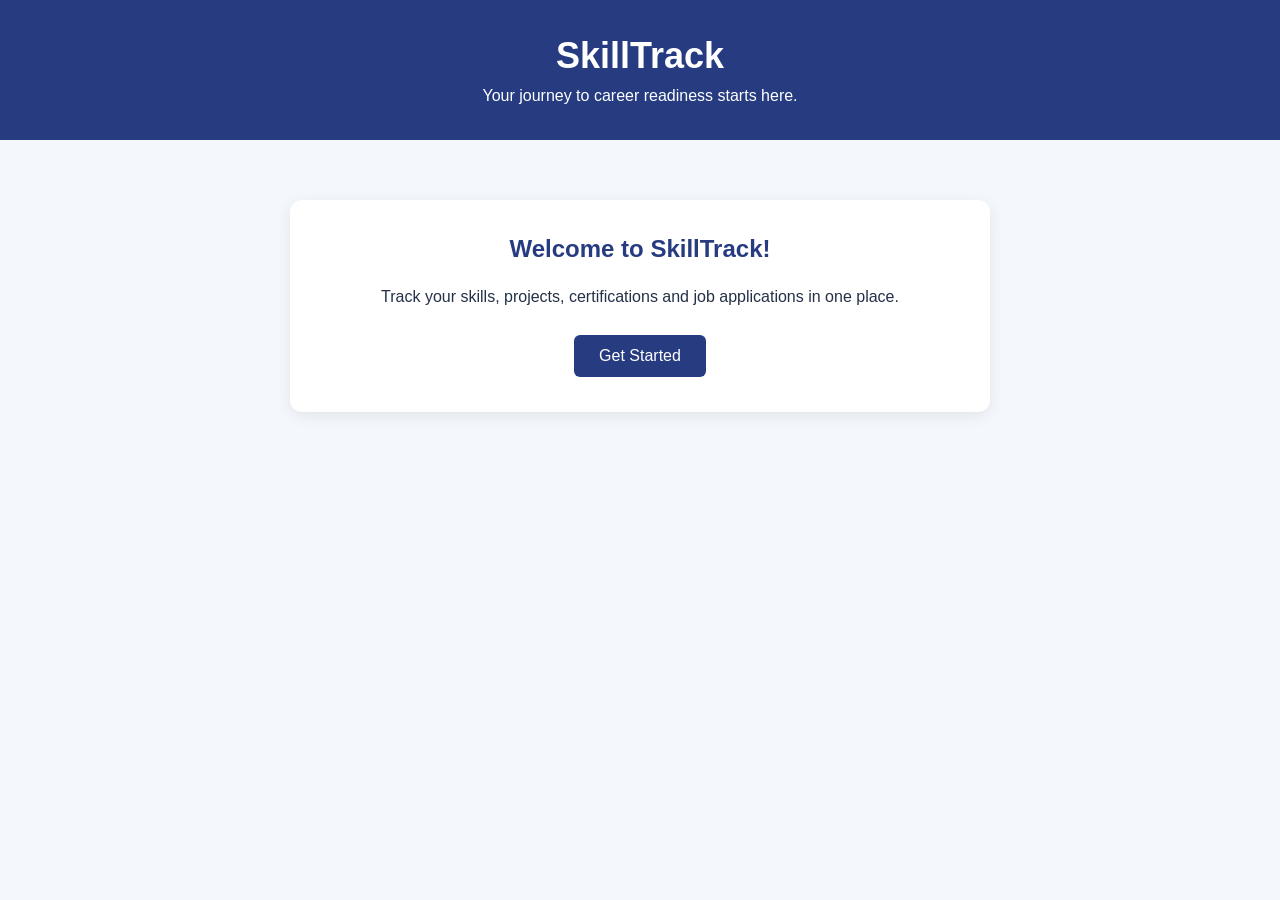
<file: index.html>
<!DOCTYPE html>
<html lang="en">
<head>
    <meta charset="UTF-8">
    <meta name="viewport" content="width=device-width, initial-scale=1.0">
    <title>SkillTrack</title>
    <link rel="stylesheet" href="style.css">
</head>
<body>

    <header>
        <h1>SkillTrack</h1>
        <p>Your journey to career readiness starts here.</p>
    </header>

    <main>
        <h2>Welcome to SkillTrack!</h2>
        <p>Track your skills, projects, certifications and job applications in one place.</p>

        <button onclick="showMessage()">Get Started</button>
    </main>

    <script src="script.js"></script>
</body>
</html>
</file>
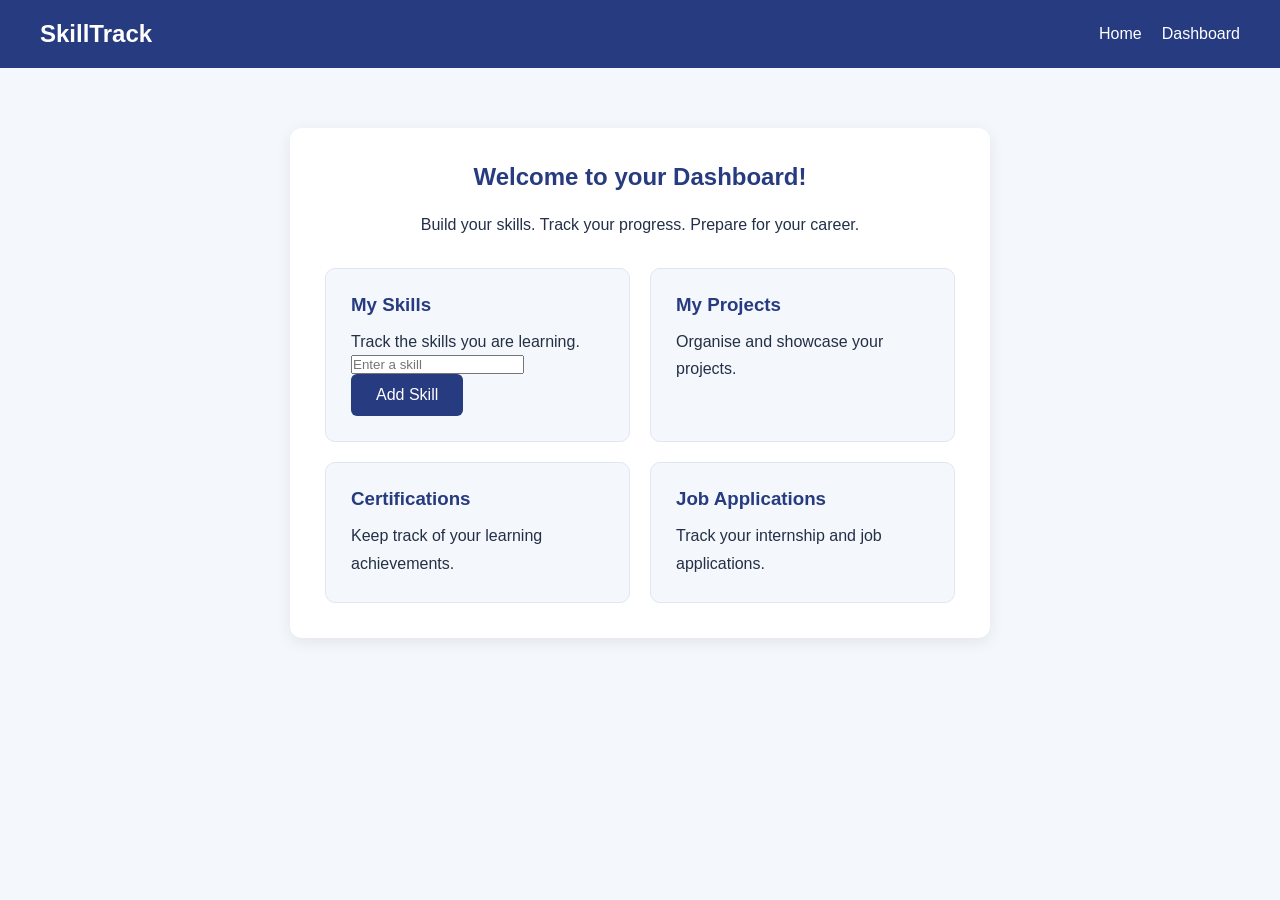
<file: dashboard.html>
<!DOCTYPE html>
<html lang="en">
<head>
    <meta charset="UTF-8">
    <meta name="viewport" content="width=device-width, initial-scale=1.0">
    <title>SkillTrack Dashboard</title>
    <link rel="stylesheet" href="style.css">
</head>
<body>

    <nav>
        <h1>SkillTrack</h1>

        <ul>
            <li><a href="index.html">Home</a></li>
            <li><a href="dashboard.html">Dashboard</a></li>
        </ul>
    </nav>

    <main>
        <h2>Welcome to your Dashboard!</h2>

        <p>Build your skills. Track your progress. Prepare for your career.</p>

        <section class="dashboard">

        
            <div class="card">
                <h3>My Skills</h3>
                <p>Track the skills you are learning.</p>

                <input type="text" id="skillInput" placeholder="Enter a skill">
                <button onclick="addSkill()">Add Skill</button>

                <ul id="skillList"></ul>
            </div>


            <div class="card">
                <h3>My Projects</h3>
                <p>Organise and showcase your projects.</p>
            </div>

            <div class="card">
                <h3>Certifications</h3>
                <p>Keep track of your learning achievements.</p>
            </div>

            <div class="card">
                <h3>Job Applications</h3>
                <p>Track your internship and job applications.</p>
            </div>

        </section>
    </main>
    <script src="script.js"></script>
</body>
</html>
</file>
<file: style.css>
* {
    margin: 0;
    padding: 0;
    box-sizing: border-box;
}

body {
    font-family: Arial, sans-serif;
    background-color: #f4f7fb;
    color: #243047;
}

header {
    background-color: #263b80;
    color: white;
    text-align: center;
    padding: 35px 20px;
}

header h1 {
    font-size: 36px;
    margin-bottom: 10px;
}

header p {
    font-size: 16px;
}

main {
    max-width: 700px;
    margin: 60px auto;
    padding: 35px;
    background-color: white;
    text-align: center;
    border-radius: 12px;
    box-shadow: 0 4px 15px rgba(0, 0, 0, 0.08);
}

main h2 {
    margin-bottom: 20px;
    color: #263b80;
}

main p {
    line-height: 1.7;
    margin-bottom: 25px;
}

button {
    background-color: #263b80;
    color: white;
    padding: 12px 25px;
    border: none;
    border-radius: 6px;
    font-size: 16px;
    cursor: pointer;
}

button:hover {
    background-color: #4059b5;
}
/* Dashboard navigation */
nav {
    background-color: #263b80;
    color: white;
    padding: 20px 40px;
    display: flex;
    justify-content: space-between;
    align-items: center;
}

nav ul {
    list-style: none;
    display: flex;
    gap: 20px;
}

nav a {
    color: white;
    text-decoration: none;
}

nav a:hover {
    text-decoration: underline;
}

/* Dashboard cards */
.dashboard {
    display: grid;
    grid-template-columns: repeat(2, minmax(0, 1fr));
    gap: 20px;
    margin-top: 30px;
}

.card {
    background-color: #f4f7fb;
    padding: 25px;
    border-radius: 10px;
    text-align: left;
    border: 1px solid #e0e6f0;
}

.card h3 {
    color: #263b80;
    margin-bottom: 12px;
}

.card p {
    margin-bottom: 0;
}

/* Mobile-friendly layout */
@media (max-width: 600px) {
    nav {
        padding: 20px;
        flex-direction: column;
        gap: 15px;
    }

    nav ul {
        gap: 15px;
        flex-wrap: wrap;
        justify-content: center;
    }

    main {
        margin: 25px 15px;
        padding: 20px;
    }

    .dashboard {
        grid-template-columns: 1fr;
    }
    /* Dashboard navigation */
nav {
    background-color: #263b80;
    color: white;
    padding: 20px 40px;
    display: flex;
    justify-content: space-between;
    align-items: center;
}

nav ul {
    list-style: none;
    display: flex;
    gap: 20px;
}

nav a {
    color: white;
    text-decoration: none;
}

nav a:hover {
    text-decoration: underline;
}

/* Dashboard cards */
.dashboard {
    display: grid;
    grid-template-columns: repeat(2, minmax(0, 1fr));
    gap: 20px;
    margin-top: 30px;
}

.card {
    background-color: #f4f7fb;
    padding: 25px;
    border-radius: 10px;
    text-align: left;
    border: 1px solid #e0e6f0;
}

.card h3 {
    color: #263b80;
    margin-bottom: 12px;
}

.card p {
    margin-bottom: 0;
}

/* Mobile-friendly layout */
@media (max-width: 600px) {
    nav {
        padding: 20px;
        flex-direction: column;
        gap: 15px;
    }

    nav ul {
        gap: 15px;
        flex-wrap: wrap;
        justify-content: center;
    }

    main {
        margin: 25px 15px;
        padding: 20px;
    }

    .dashboard {
        grid-template-columns: 1fr;
    }
/* Dashboard navigation */
nav {
    background-color: #263b80;
    color: white;
    padding: 20px 40px;
    display: flex;
    justify-content: space-between;
    align-items: center;
}

nav ul {
    list-style: none;
    display: flex;
    gap: 20px;
}

nav a {
    color: white;
    text-decoration: none;
}

nav a:hover {
    text-decoration: underline;
}

/* Dashboard cards */
.dashboard {
    display: grid;
    grid-template-columns: repeat(2, minmax(0, 1fr));
    gap: 20px;
    margin-top: 30px;
}

.card {
    background-color: #f4f7fb;
    padding: 25px;
    border-radius: 10px;
    text-align: left;
    border: 1px solid #e0e6f0;
}

.card h3 {
    color: #263b80;
    margin-bottom: 12px;
}

.card p {
    margin-bottom: 0;
}

/* Mobile-friendly layout */
@media (max-width: 600px) {
    nav {
        padding: 20px;
        flex-direction: column;
        gap: 15px;
    }

    nav ul {
        gap: 15px;
        flex-wrap: wrap;
        justify-content: center;
    }

    main {
        margin: 25px 15px;
        padding: 20px;
    }

    .dashboard {
        grid-template-columns: 1fr;
    }
/* My Skills input and buttons */
#skillInput {
    width: 65%;
    padding: 12px;
    font-size: 16px;
    border: 1px solid #cbd5e1;
    border-radius: 6px;
    box-sizing: border-box;
    margin: 10px 0;
}

#skillList {
    padding-left: 20px;
    margin-top: 20px;
}

#skillList li {
    margin-bottom: 12px;
    padding: 10px;
    background-color: #ffffff;
    border: 1px solid #e0e6f0;
    border-radius: 8px;
    overflow-wrap: anywhere;
}

#skillList button,
#skillInput + button {
    padding: 10px 14px;
    font-size: 14px;
    border: none;
    border-radius: 6px;
    cursor: pointer;
}

#skillInput + button {
    background-color: #263b80;
    color: white;
}

#skillList button {
    background-color: #e8edf9;
    color: #263b80;
    margin-left: 8px;
}

#skillInput + button:hover {
    background-color: #1b2c64;
}

#skillList button:hover {
    background-color: #d5def5;
}

@media (max-width: 400px) {
    #skillInput {
        width: 100%;
    }

    #skillInput + button {
        width: 100%;
    }
</file>
